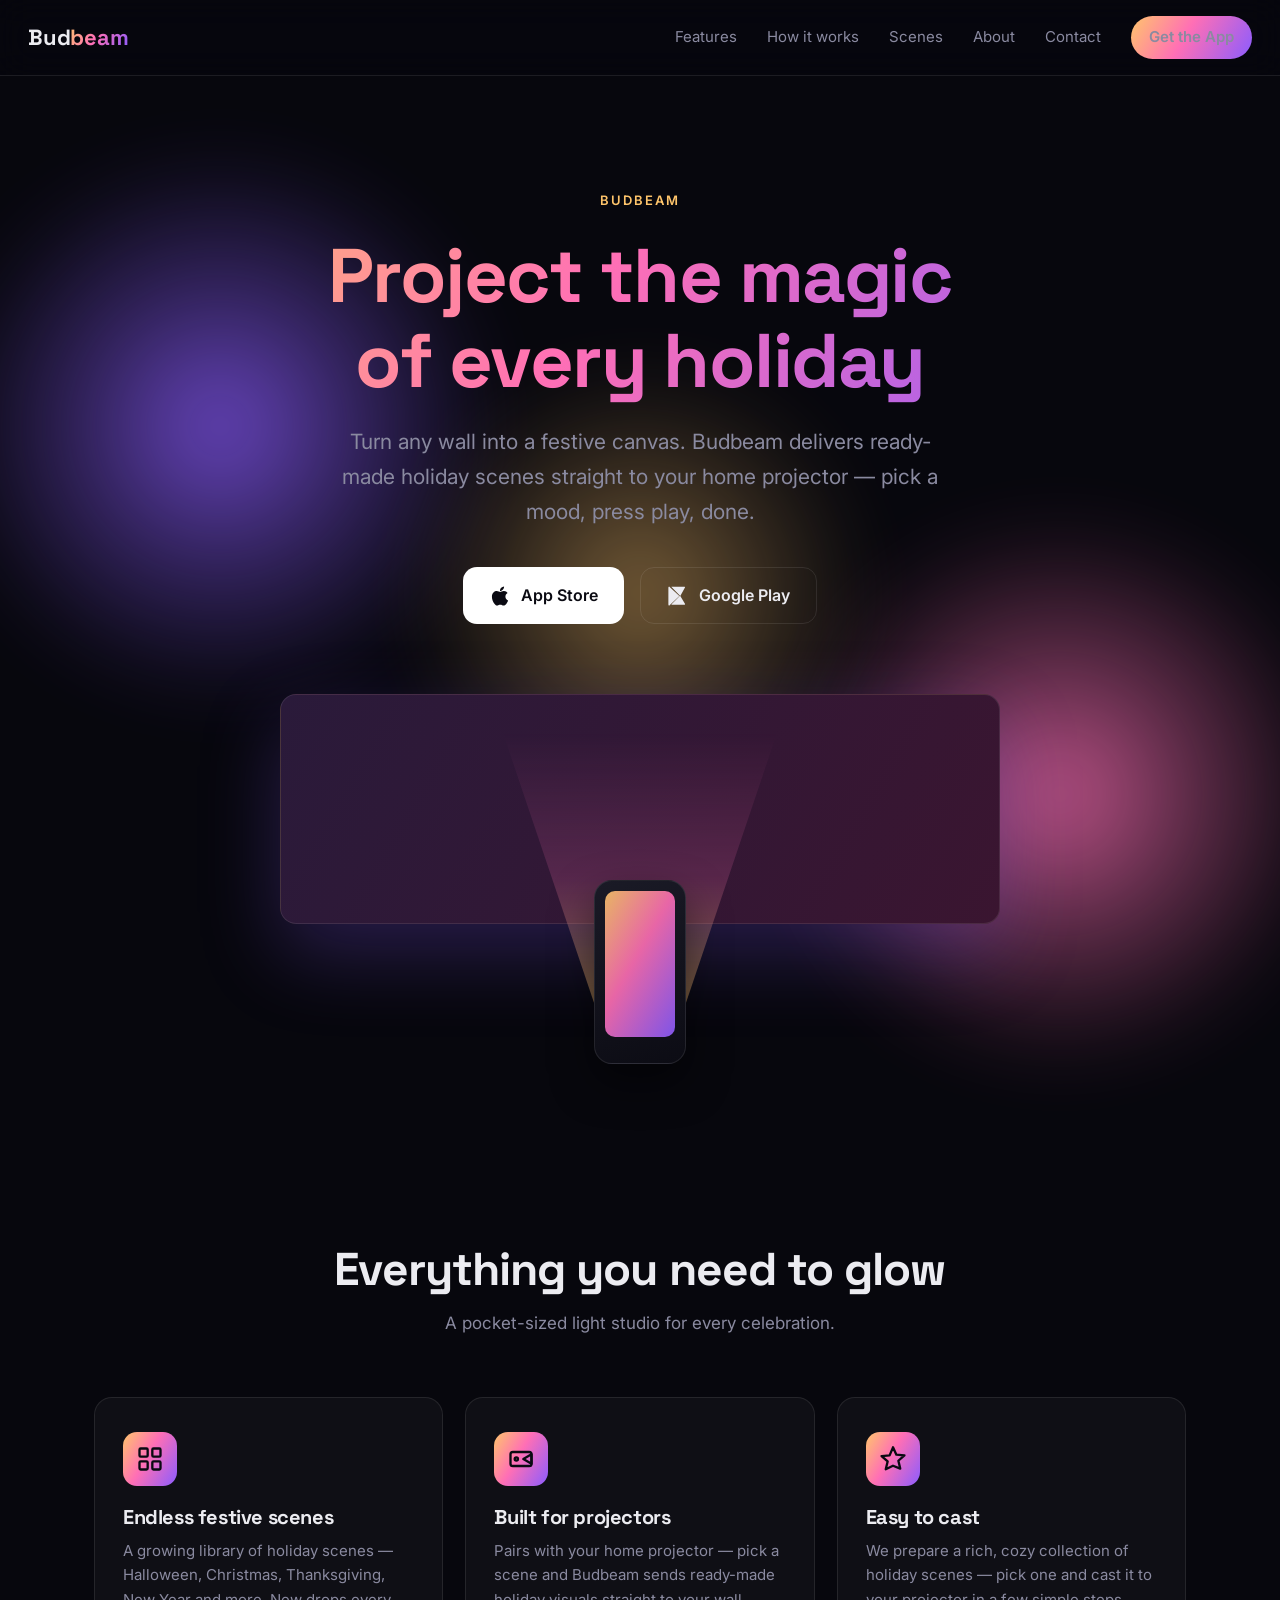
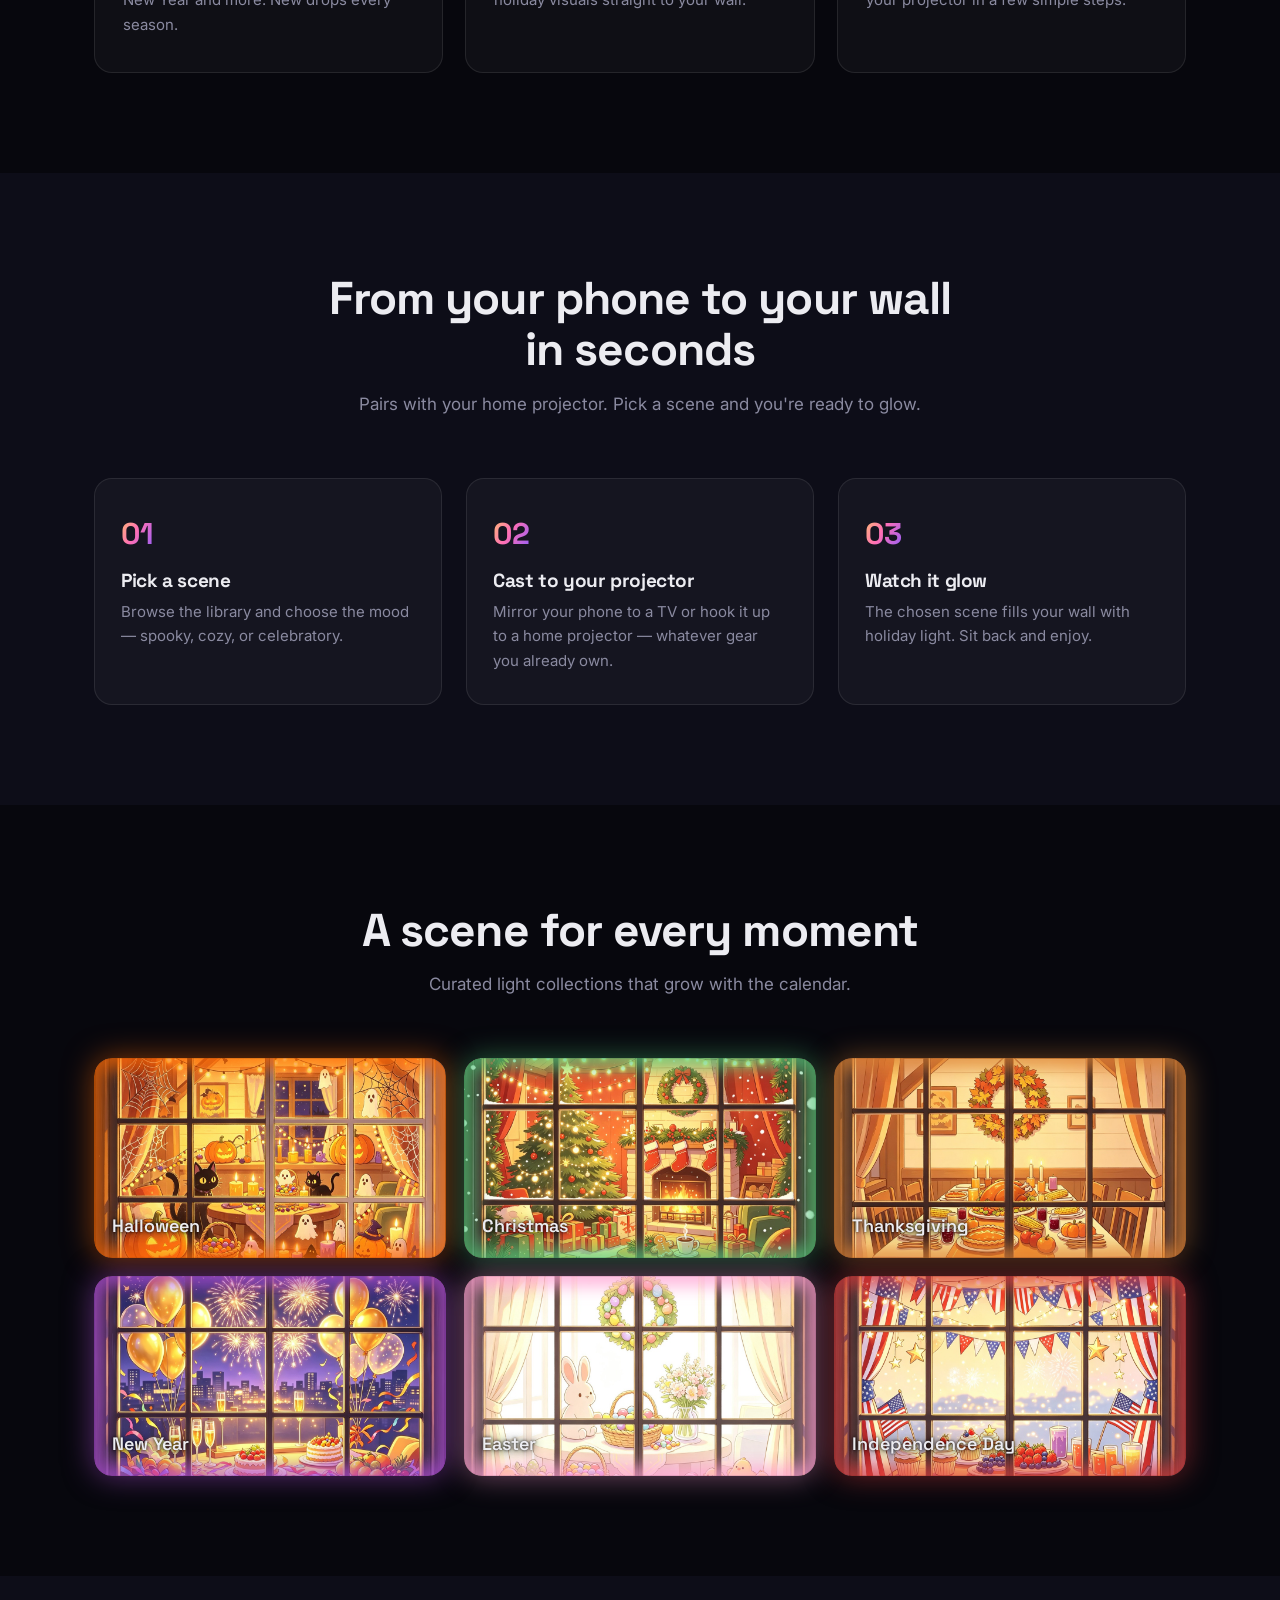
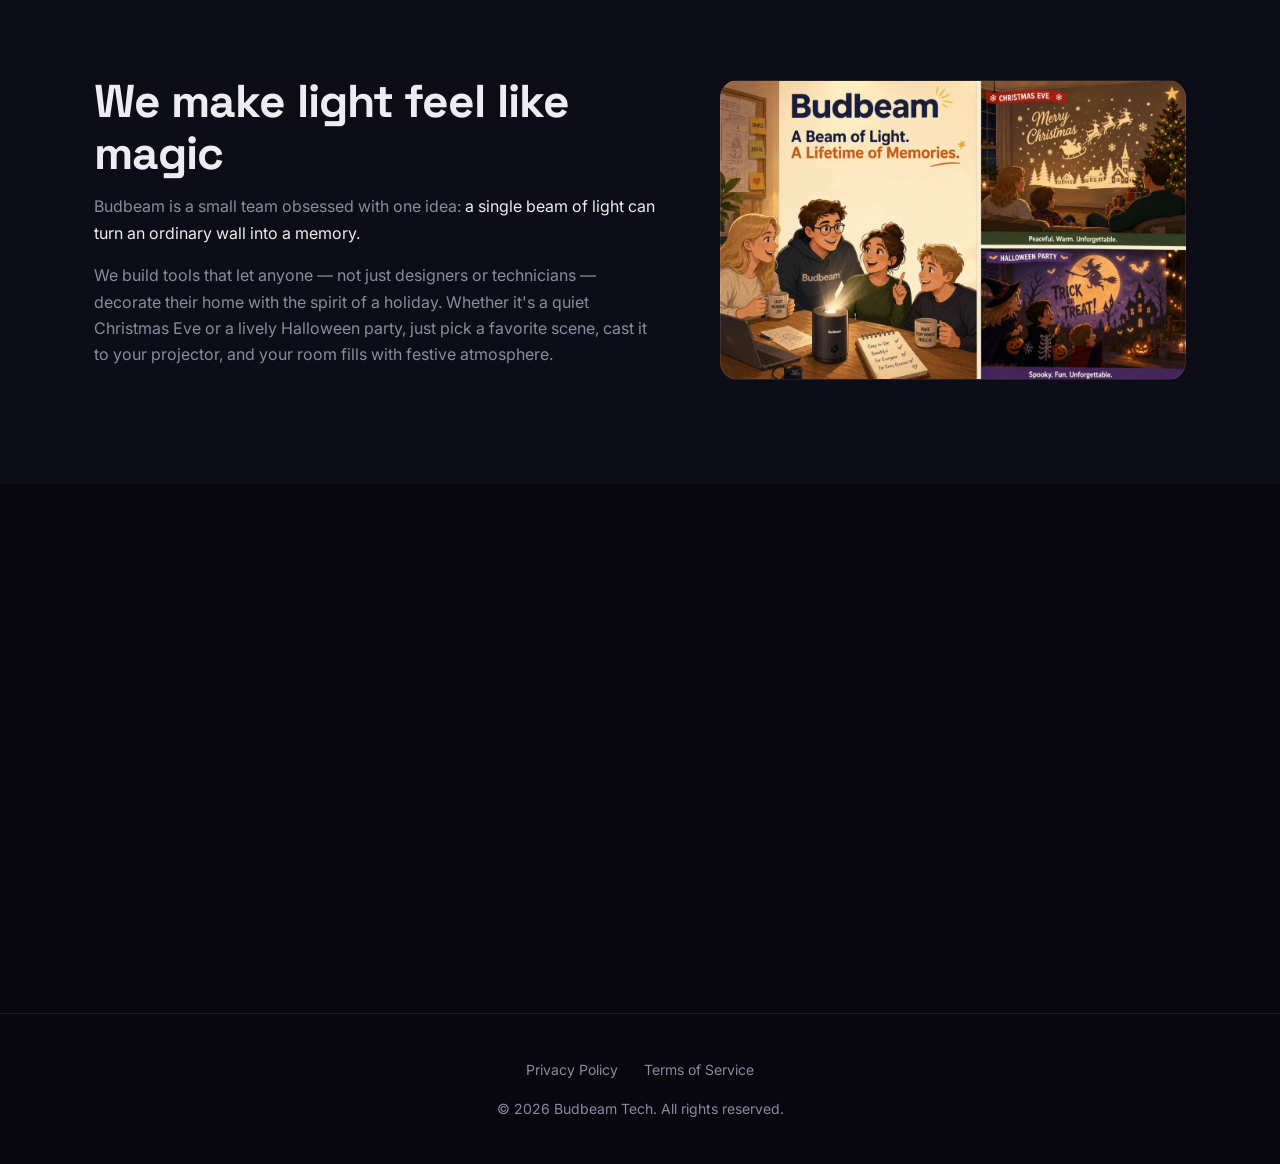
<file: index.html>
<!DOCTYPE html>
<html lang="en">
<head>
  <meta charset="UTF-8" />
  <meta name="viewport" content="width=device-width, initial-scale=1.0" />
  <title>Budbeam — Project the magic of every holiday</title>
  <meta name="description" content="Budbeam pairs with your home projector to turn any wall into a festive canvas. Browse curated scenes for Halloween, Christmas, Thanksgiving and more." />
  <link rel="preconnect" href="https://fonts.googleapis.com" />
  <link rel="preconnect" href="https://fonts.gstatic.com" crossorigin />
  <link href="https://fonts.googleapis.com/css2?family=Inter:wght@400;500;600&family=Space+Grotesk:wght@500;600;700&display=swap" rel="stylesheet" />
  <link rel="stylesheet" href="style.css?v=4" />
</head>
<body>

  <!-- ============ 导航 ============ -->
  <nav class="nav">
    <div class="nav__logo">Bud<span>beam</span></div>
    <div class="nav__links">
      <a href="#features">Features</a>
      <a href="#how">How it works</a>
      <a href="#scenes">Scenes</a>
      <a href="#about">About</a>
      <a href="#contact">Contact</a>
      <a class="nav__cta" href="#" id="getApp">Get the App</a>
    </div>
  </nav>

  <!-- ============ Hero ============ -->
  <header class="hero">
    <div class="hero__bg">
      <div class="hero__orb a"></div>
      <div class="hero__orb b"></div>
      <div class="hero__orb c"></div>
    </div>
    <div class="container">
      <span class="hero__eyebrow">Budbeam</span>
      <h1 class="hero__title">Project the magic<br />of every holiday</h1>
      <p class="hero__sub">
        Turn any wall into a festive canvas. Budbeam delivers ready-made
        holiday scenes straight to your home projector — pick a mood, press play, done.
      </p>
      <div class="hero__actions">
        <!-- TODO: 替换为真实 App Store / Google Play 链接 -->
        <a class="btn btn--light" href="#" aria-label="Download on the App Store">
          <svg viewBox="0 0 384 512" fill="currentColor"><path d="M318.7 268.7c-.2-36.7 16.4-64.4 50-84.8-18.8-26.9-47.2-41.7-84.7-44.6-35.5-2.8-74.3 20.7-88.5 20.7-15 0-49.4-19.7-76.4-19.7C63.3 141.2 4 184.8 4 273.5q0 39.3 14.4 81.2c12.8 36.7 59 126.7 107.2 125.2 25.2-.6 43-17.9 75.8-17.9 31.8 0 48.3 17.9 76.4 17.9 48.6-.7 90.4-82.5 102.6-119.3-65.2-30.7-61.7-90-61.7-91.9zm-56.6-164.2c27.3-32.4 24.8-61.9 24-72.5-24.1 1.4-52 16.4-67.9 34.9-17.5 19.8-27.8 44.3-25.6 71.9 26.1 2 49.9-11.4 69.5-34.3z"/></svg>
          App Store
        </a>
        <a class="btn btn--ghost" href="#" aria-label="Get it on Google Play">
          <svg viewBox="0 0 512 512" fill="currentColor"><path d="M48 32l240 224L48 480c-8-4-16-12-16-24V56c0-12 8-20 16-24zm261 224L99 42c4-2 9-3 14-3h296c8 0 13 7 12 14L309 256l112 189c1 7-4 14-12 14H113c-5 0-10-1-14-3l210-214z"/></svg>
          Google Play
        </a>
      </div>

      <!-- 视觉：手机投射光束到墙面 -->
      <div class="stage" aria-hidden="true">
        <div class="stage__wall"></div>
        <div class="stage__beam"></div>
        <div class="stage__phone"></div>
      </div>
    </div>
  </header>

  <!-- ============ Features ============ -->
  <section class="section" id="features">
    <div class="container">
      <div class="section__head reveal">
        <h2 class="section__title">Everything you need to glow</h2>
        <p class="section__lead">A pocket-sized light studio for every celebration.</p>
      </div>
      <div class="features">
        <div class="card reveal">
          <div class="card__icon">
            <svg viewBox="0 0 24 24" fill="none" stroke="currentColor" stroke-width="2" stroke-linecap="round" stroke-linejoin="round"><rect x="3" y="3" width="7" height="7" rx="1"/><rect x="14" y="3" width="7" height="7" rx="1"/><rect x="14" y="14" width="7" height="7" rx="1"/><rect x="3" y="14" width="7" height="7" rx="1"/></svg>
          </div>
          <h3>Endless festive scenes</h3>
          <p>A growing library of holiday scenes — Halloween, Christmas, Thanksgiving, New Year and more. New drops every season.</p>
        </div>
        <div class="card reveal">
          <div class="card__icon">
            <svg viewBox="0 0 24 24" fill="none" stroke="currentColor" stroke-width="2" stroke-linecap="round" stroke-linejoin="round"><rect x="3" y="6" width="18" height="12" rx="2"/><circle cx="8" cy="12" r="1.4"/><path d="M14 12l7-4v8z"/></svg>
          </div>
          <h3>Built for projectors</h3>
          <p>Pairs with your home projector — pick a scene and Budbeam sends ready-made holiday visuals straight to your wall.</p>
        </div>
        <div class="card reveal">
          <div class="card__icon">
            <svg viewBox="0 0 24 24" fill="none" stroke="currentColor" stroke-width="2" stroke-linecap="round" stroke-linejoin="round"><path d="M12 2l2.9 6.3 6.9.6-5.2 4.6 1.6 6.7L12 17.8 5.8 20.8l1.6-6.7L2.2 9.5l6.9-.6z"/></svg>
          </div>
          <h3>Easy to cast</h3>
          <p>We prepare a rich, cozy collection of holiday scenes — pick one and cast it to your projector in a few simple steps.</p>
        </div>
      </div>
    </div>
  </section>

  <!-- ============ How it works ============ -->
  <section class="section" id="how" style="background: var(--bg-2);">
    <div class="container">
      <div class="section__head reveal">
        <h2 class="section__title">From your phone to your wall in seconds</h2>
        <p class="section__lead">Pairs with your home projector. Pick a scene and you're ready to glow.</p>
      </div>
      <div class="steps">
        <div class="step reveal">
          <h3>Pick a scene</h3>
          <p>Browse the library and choose the mood — spooky, cozy, or celebratory.</p>
        </div>
        <div class="step reveal">
          <h3>Cast to your projector</h3>
          <p>Mirror your phone to a TV or hook it up to a home projector — whatever gear you already own.</p>
        </div>
        <div class="step reveal">
          <h3>Watch it glow</h3>
          <p>The chosen scene fills your wall with holiday light. Sit back and enjoy.</p>
        </div>
      </div>
    </div>
  </section>

  <!-- ============ Showcase ============ -->
  <section class="section" id="scenes">
    <div class="container">
      <div class="section__head reveal">
        <h2 class="section__title">A scene for every moment</h2>
        <p class="section__lead">Curated light collections that grow with the calendar.</p>
      </div>
      <div class="gallery">
        <div class="scene scene--halloween reveal"><h4>Halloween</h4></div>
        <div class="scene scene--xmas reveal"><h4>Christmas</h4></div>
        <div class="scene scene--thanks reveal"><h4>Thanksgiving</h4></div>
        <div class="scene scene--newyear reveal"><h4>New Year</h4></div>
        <div class="scene scene--easter reveal"><h4>Easter</h4></div>
        <div class="scene scene--july4 reveal"><h4>Independence Day</h4></div>
      </div>
    </div>
  </section>

  <!-- ============ About ============ -->
  <section class="section about" id="about">
    <div class="container">
      <div class="about__grid">
        <div class="about__text reveal">
          <h2 class="section__title" style="text-align:left">We make light feel like magic</h2>
          <p>
            Budbeam is a small team obsessed with one idea: <span class="hl">a single beam of light can turn an ordinary wall into a memory.</span>
          </p>
          <p>
            We build tools that let anyone — not just designers or technicians — decorate their
            home with the spirit of a holiday. Whether it's a quiet Christmas Eve or a lively
            Halloween party, just pick a favorite scene, cast it to your projector, and your room
            fills with festive atmosphere.
          </p>
        </div>
        <div class="about__panel reveal" role="img" aria-label="Festive light projection"></div>
      </div>
    </div>
  </section>

  <!-- ============ Contact ============ -->
  <section class="section" id="contact">
    <div class="container">
      <div class="section__head reveal">
        <h2 class="section__title">Get in touch</h2>
        <p class="section__lead">Questions, partnerships, or press — we read every message.</p>
      </div>
      <div class="contact__card reveal">
        <div class="contact__row">
          <svg viewBox="0 0 24 24" fill="none" stroke="currentColor" stroke-width="2" stroke-linecap="round" stroke-linejoin="round"><rect x="2" y="4" width="20" height="16" rx="2"/><path d="m2 6 10 7L22 6"/></svg>
          <div>
            <div class="label">Email</div>
            <div class="value"><a href="mailto:support@budbeam.top">support@budbeam.top</a></div>
          </div>
        </div>
      </div>
    </div>
  </section>

  <!-- ============ Footer ============ -->
  <footer class="footer">
    <div class="footer__links">
      <a href="privacy.html">Privacy Policy</a>
      <a href="terms.html">Terms of Service</a>
    </div>
    <div>© 2026 Budbeam Tech. All rights reserved.</div>
  </footer>

  <script>
    // 滚动渐显（轻量，无依赖）
    const io = new IntersectionObserver((entries) => {
      entries.forEach((e) => { if (e.isIntersecting) { e.target.classList.add("in"); io.unobserve(e.target); } });
    }, { threshold: 0.15 });
    document.querySelectorAll(".reveal").forEach((el) => io.observe(el));
  </script>
</body>
</html>
</file>
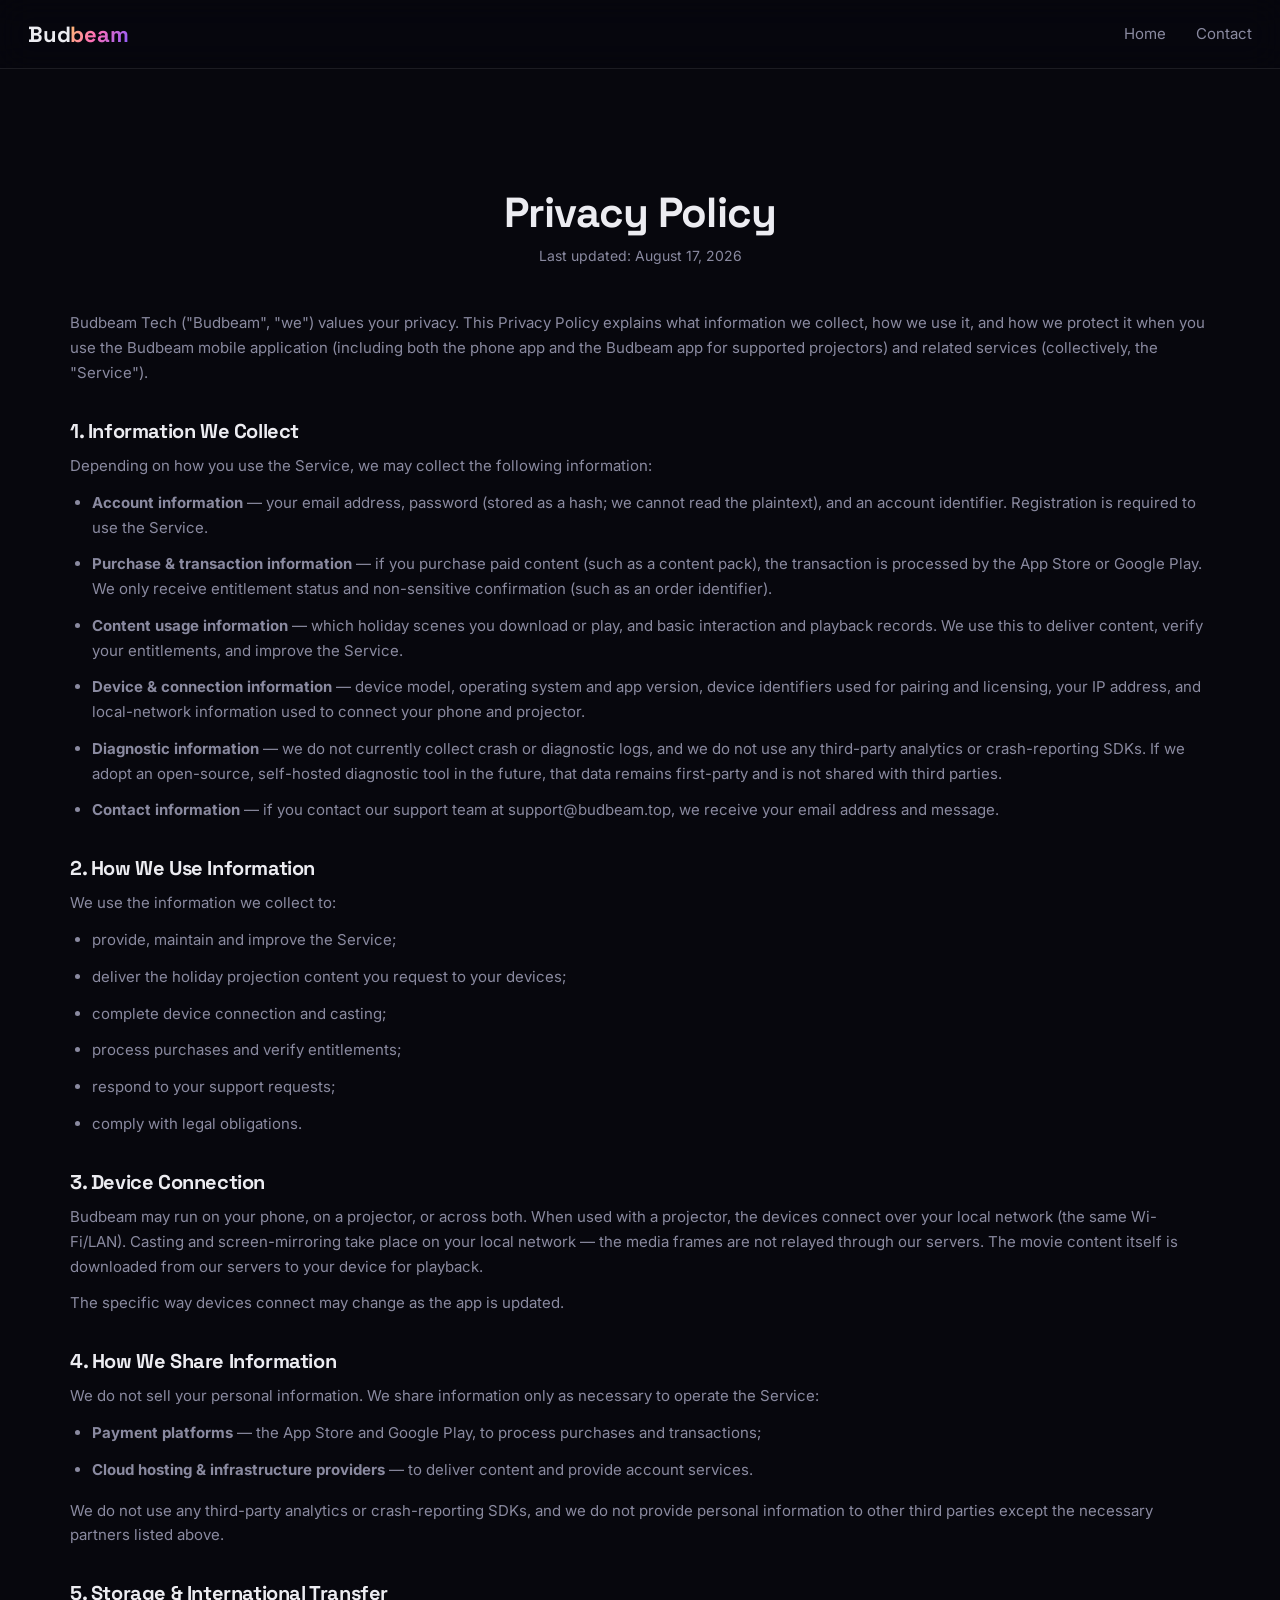
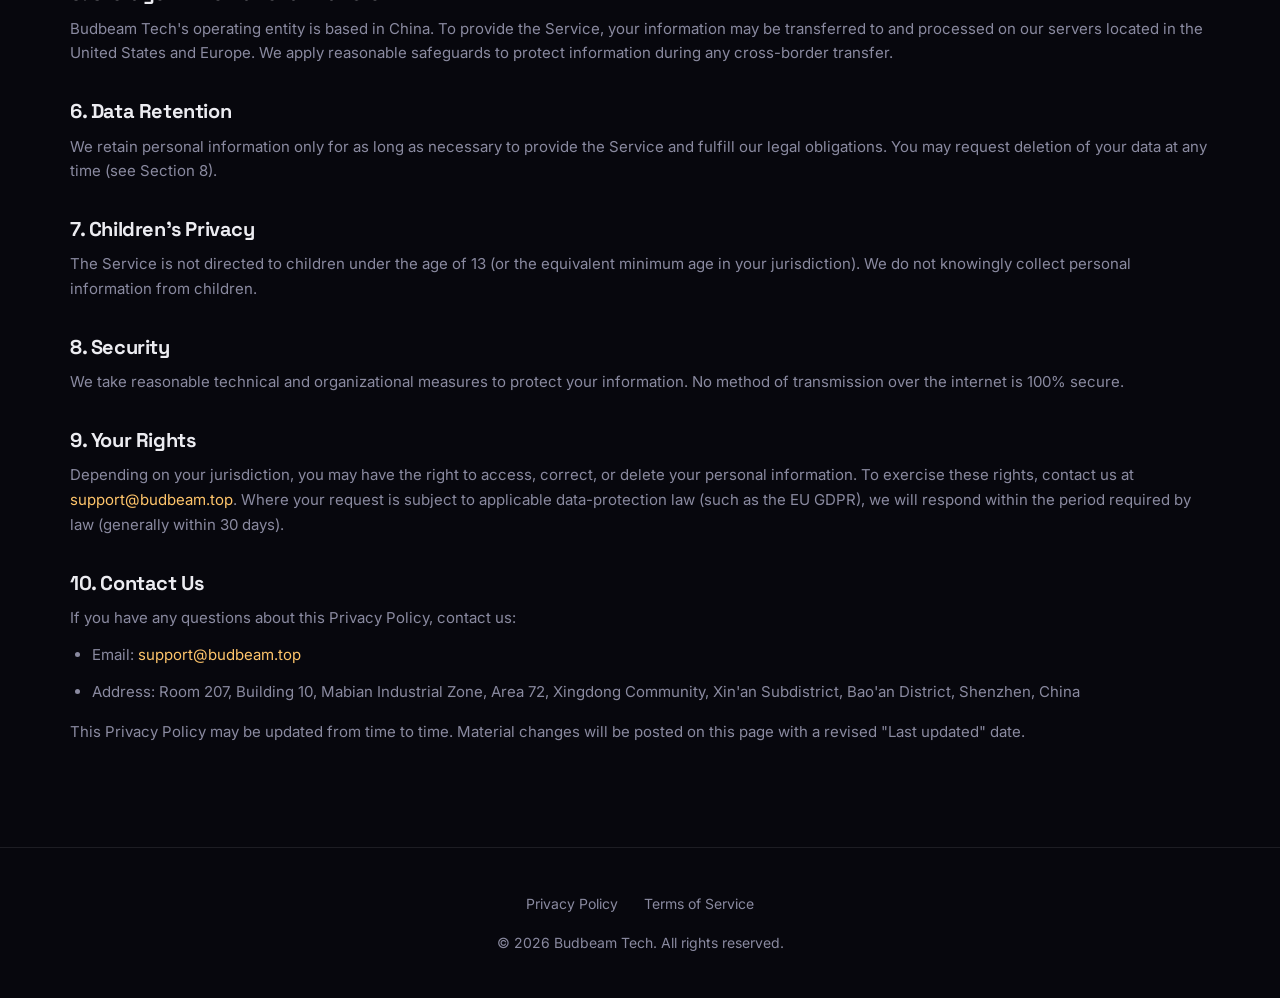
<file: privacy.html>
<!DOCTYPE html>
<html lang="en">
<head>
  <meta charset="UTF-8" />
  <meta name="viewport" content="width=device-width, initial-scale=1.0" />
  <title>Privacy Policy — Budbeam</title>
  <meta name="description" content="How Budbeam collects, uses and protects your information." />
  <link rel="preconnect" href="https://fonts.googleapis.com" />
  <link rel="preconnect" href="https://fonts.gstatic.com" crossorigin />
  <link href="https://fonts.googleapis.com/css2?family=Inter:wght@400;500;600&family=Space+Grotesk:wght@500;600;700&display=swap" rel="stylesheet" />
  <link rel="stylesheet" href="style.css" />
</head>
<body>

  <nav class="nav">
    <div class="nav__logo">Bud<span>beam</span></div>
    <div class="nav__links">
      <a href="index.html">Home</a>
      <a href="index.html#contact">Contact</a>
    </div>
  </nav>

  <main class="legal container">
    <h1>Privacy Policy</h1>
    <p class="updated">Last updated: August 17, 2026</p>

    <p>
      Budbeam Tech ("Budbeam", "we") values your privacy. This Privacy Policy explains what
      information we collect, how we use it, and how we protect it when you use the Budbeam mobile
      application (including both the phone app and the Budbeam app for supported projectors) and
      related services (collectively, the "Service").
    </p>

    <h2>1. Information We Collect</h2>
    <p>Depending on how you use the Service, we may collect the following information:</p>
    <ul>
      <li><strong>Account information</strong> — your email address, password (stored as a hash; we cannot read the plaintext), and an account identifier. Registration is required to use the Service.</li>
      <li><strong>Purchase &amp; transaction information</strong> — if you purchase paid content (such as a content pack), the transaction is processed by the App Store or Google Play. We only receive entitlement status and non-sensitive confirmation (such as an order identifier).</li>
      <li><strong>Content usage information</strong> — which holiday scenes you download or play, and basic interaction and playback records. We use this to deliver content, verify your entitlements, and improve the Service.</li>
      <li><strong>Device &amp; connection information</strong> — device model, operating system and app version, device identifiers used for pairing and licensing, your IP address, and local-network information used to connect your phone and projector.</li>
      <li><strong>Diagnostic information</strong> — we do not currently collect crash or diagnostic logs, and we do not use any third-party analytics or crash-reporting SDKs. If we adopt an open-source, self-hosted diagnostic tool in the future, that data remains first-party and is not shared with third parties.</li>
      <li><strong>Contact information</strong> — if you contact our support team at support@budbeam.top, we receive your email address and message.</li>
    </ul>

    <h2>2. How We Use Information</h2>
    <p>We use the information we collect to:</p>
    <ul>
      <li>provide, maintain and improve the Service;</li>
      <li>deliver the holiday projection content you request to your devices;</li>
      <li>complete device connection and casting;</li>
      <li>process purchases and verify entitlements;</li>
      <li>respond to your support requests;</li>
      <li>comply with legal obligations.</li>
    </ul>

    <h2>3. Device Connection</h2>
    <p>
      Budbeam may run on your phone, on a projector, or across both. When used with a projector, the
      devices connect over your local network (the same Wi-Fi/LAN). Casting and screen-mirroring take
      place on your local network — the media frames are not relayed through our servers. The movie
      content itself is downloaded from our servers to your device for playback.
    </p>
    <p>
      The specific way devices connect may change as the app is updated.
    </p>

    <h2>4. How We Share Information</h2>
    <p>
      We do not sell your personal information. We share information only as necessary to operate the
      Service:
    </p>
    <ul>
      <li><strong>Payment platforms</strong> — the App Store and Google Play, to process purchases and transactions;</li>
      <li><strong>Cloud hosting &amp; infrastructure providers</strong> — to deliver content and provide account services.</li>
    </ul>
    <p>
      We do not use any third-party analytics or crash-reporting SDKs, and we do not provide personal
      information to other third parties except the necessary partners listed above.
    </p>

    <h2>5. Storage &amp; International Transfer</h2>
    <p>
      Budbeam Tech's operating entity is based in China. To provide the Service, your information may
      be transferred to and processed on our servers located in the United States and Europe. We apply
      reasonable safeguards to protect information during any cross-border transfer.
    </p>

    <h2>6. Data Retention</h2>
    <p>
      We retain personal information only for as long as necessary to provide the Service and fulfill
      our legal obligations. You may request deletion of your data at any time (see Section 8).
    </p>

    <h2>7. Children's Privacy</h2>
    <p>
      The Service is not directed to children under the age of 13 (or the equivalent minimum age in
      your jurisdiction). We do not knowingly collect personal information from children.
    </p>

    <h2>8. Security</h2>
    <p>
      We take reasonable technical and organizational measures to protect your information. No method
      of transmission over the internet is 100% secure.
    </p>

    <h2>9. Your Rights</h2>
    <p>
      Depending on your jurisdiction, you may have the right to access, correct, or delete your
      personal information. To exercise these rights, contact us at
      <a href="mailto:support@budbeam.top">support@budbeam.top</a>. Where your request is subject to
      applicable data-protection law (such as the EU GDPR), we will respond within the period required
      by law (generally within 30 days).
    </p>

    <h2>10. Contact Us</h2>
    <p>If you have any questions about this Privacy Policy, contact us:</p>
    <ul>
      <li>Email: <a href="mailto:support@budbeam.top">support@budbeam.top</a></li>
      <li>Address: Room 207, Building 10, Mabian Industrial Zone, Area 72, Xingdong Community, Xin'an Subdistrict, Bao'an District, Shenzhen, China</li>
    </ul>

    <p>
      This Privacy Policy may be updated from time to time. Material changes will be posted on this
      page with a revised "Last updated" date.
    </p>
  </main>

  <footer class="footer">
    <div class="footer__links">
      <a href="privacy.html">Privacy Policy</a>
      <a href="terms.html">Terms of Service</a>
    </div>
    <div>© 2026 Budbeam Tech. All rights reserved.</div>
  </footer>

</body>
</html>
</file>
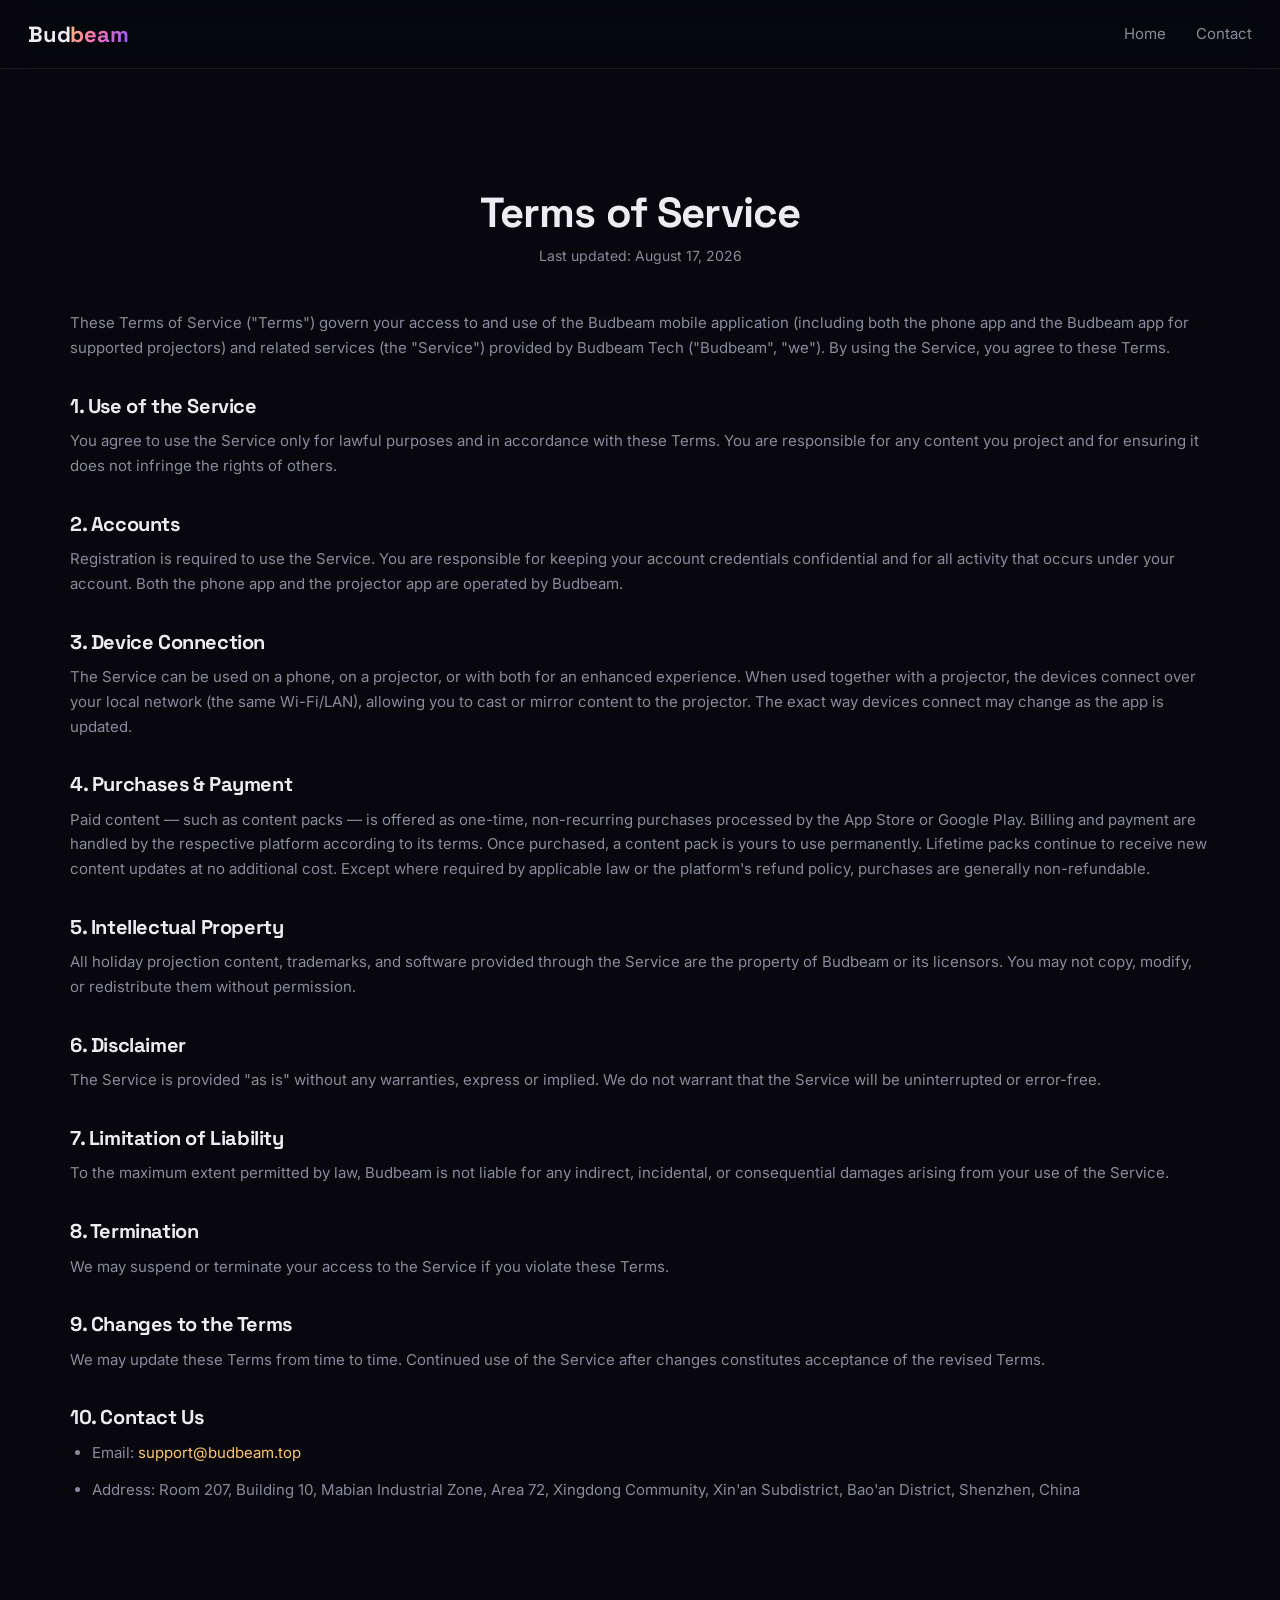
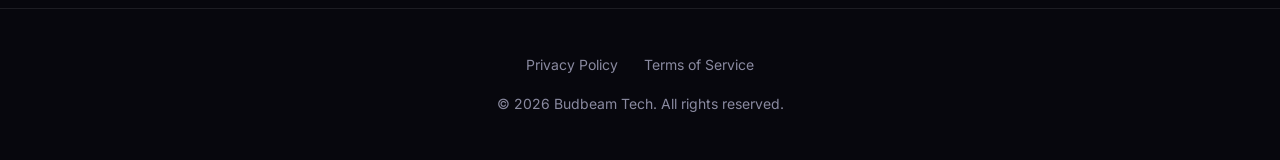
<file: terms.html>
<!DOCTYPE html>
<html lang="en">
<head>
  <meta charset="UTF-8" />
  <meta name="viewport" content="width=device-width, initial-scale=1.0" />
  <title>Terms of Service — Budbeam</title>
  <meta name="description" content="Budbeam Terms of Service." />
  <link rel="preconnect" href="https://fonts.googleapis.com" />
  <link rel="preconnect" href="https://fonts.gstatic.com" crossorigin />
  <link href="https://fonts.googleapis.com/css2?family=Inter:wght@400;500;600&family=Space+Grotesk:wght@500;600;700&display=swap" rel="stylesheet" />
  <link rel="stylesheet" href="style.css" />
</head>
<body>

  <nav class="nav">
    <div class="nav__logo">Bud<span>beam</span></div>
    <div class="nav__links">
      <a href="index.html">Home</a>
      <a href="index.html#contact">Contact</a>
    </div>
  </nav>

  <main class="legal container">
    <h1>Terms of Service</h1>
    <p class="updated">Last updated: August 17, 2026</p>

    <p>
      These Terms of Service ("Terms") govern your access to and use of the Budbeam mobile
      application (including both the phone app and the Budbeam app for supported projectors) and
      related services (the "Service") provided by Budbeam Tech ("Budbeam", "we"). By using the
      Service, you agree to these Terms.
    </p>

    <h2>1. Use of the Service</h2>
    <p>
      You agree to use the Service only for lawful purposes and in accordance with these Terms. You
      are responsible for any content you project and for ensuring it does not infringe the rights of
      others.
    </p>

    <h2>2. Accounts</h2>
    <p>
      Registration is required to use the Service. You are responsible for keeping your account
      credentials confidential and for all activity that occurs under your account. Both the phone app
      and the projector app are operated by Budbeam.
    </p>

    <h2>3. Device Connection</h2>
    <p>
      The Service can be used on a phone, on a projector, or with both for an enhanced experience. When
      used together with a projector, the devices connect over your local network (the same Wi-Fi/LAN),
      allowing you to cast or mirror content to the projector. The exact way devices connect may change
      as the app is updated.
    </p>

    <h2>4. Purchases &amp; Payment</h2>
    <p>
      Paid content — such as content packs — is offered as one-time, non-recurring purchases processed
      by the App Store or Google Play. Billing and payment are handled by the respective platform
      according to its terms. Once purchased, a content pack is yours to use permanently. Lifetime packs
      continue to receive new content updates at no additional cost. Except where required by applicable
      law or the platform's refund policy, purchases are generally non-refundable.
    </p>

    <h2>5. Intellectual Property</h2>
    <p>
      All holiday projection content, trademarks, and software provided through the Service are the
      property of Budbeam or its licensors. You may not copy, modify, or redistribute them without
      permission.
    </p>

    <h2>6. Disclaimer</h2>
    <p>
      The Service is provided "as is" without any warranties, express or implied. We do not warrant
      that the Service will be uninterrupted or error-free.
    </p>

    <h2>7. Limitation of Liability</h2>
    <p>
      To the maximum extent permitted by law, Budbeam is not liable for any indirect, incidental, or
      consequential damages arising from your use of the Service.
    </p>

    <h2>8. Termination</h2>
    <p>
      We may suspend or terminate your access to the Service if you violate these Terms.
    </p>

    <h2>9. Changes to the Terms</h2>
    <p>
      We may update these Terms from time to time. Continued use of the Service after changes
      constitutes acceptance of the revised Terms.
    </p>

    <h2>10. Contact Us</h2>
    <ul>
      <li>Email: <a href="mailto:support@budbeam.top">support@budbeam.top</a></li>
      <li>Address: Room 207, Building 10, Mabian Industrial Zone, Area 72, Xingdong Community, Xin'an Subdistrict, Bao'an District, Shenzhen, China</li>
    </ul>
  </main>

  <footer class="footer">
    <div class="footer__links">
      <a href="privacy.html">Privacy Policy</a>
      <a href="terms.html">Terms of Service</a>
    </div>
    <div>© 2026 Budbeam Tech. All rights reserved.</div>
  </footer>

</body>
</html>
</file>
<file: style.css>
/* ============================================================
   Budbeam — 光芽 官网样式
   设计方向（自主理解）：暗室中透出的节日光束。
   深黑底 + 暖金→品红→紫的"光晕"渐变，带轻微动效。
   所有 [占位符] / TODO 均为需替换内容，改 HTML 即可。
   ============================================================ */

:root {
  --bg: #07070d;
  --bg-2: #0d0d18;
  --surface: rgba(255, 255, 255, 0.035);
  --surface-2: rgba(255, 255, 255, 0.06);
  --border: rgba(255, 255, 255, 0.09);
  --text: #ECECF1;
  --muted: #8A8AA0;
  --gold: #FFC56B;
  --pink: #FF6FB5;
  --violet: #8B5CFF;
  --beam: linear-gradient(120deg, #FFC56B 0%, #FF6FB5 45%, #8B5CFF 100%);
  --radius: 18px;
  --max: 1140px;
}

* { margin: 0; padding: 0; box-sizing: border-box; }
html { scroll-behavior: smooth; }
body {
  font-family: "Inter", -apple-system, BlinkMacSystemFont, "Segoe UI", "PingFang SC", "Microsoft YaHei", sans-serif;
  background: var(--bg);
  color: var(--text);
  line-height: 1.65;
  overflow-x: hidden;
  -webkit-font-smoothing: antialiased;
}
.container { max-width: var(--max); margin: 0 auto; padding: 0 24px; }
h1, h2, h3 { font-family: "Space Grotesk", "Inter", sans-serif; line-height: 1.12; letter-spacing: -0.02em; }
a { color: inherit; }

/* ---------- 导航 ---------- */
.nav {
  position: sticky; top: 0; z-index: 100;
  display: flex; align-items: center; justify-content: space-between;
  padding: 16px 28px;
  background: rgba(7, 7, 13, 0.55);
  backdrop-filter: blur(16px) saturate(140%);
  -webkit-backdrop-filter: blur(16px) saturate(140%);
  border-bottom: 1px solid var(--border);
}
.nav__logo { font-family: "Space Grotesk", sans-serif; font-size: 22px; font-weight: 700; letter-spacing: -0.01em; }
.nav__logo span { background: var(--beam); -webkit-background-clip: text; background-clip: text; color: transparent; }
.nav__links { display: flex; align-items: center; gap: 30px; }
.nav__links a { color: var(--muted); text-decoration: none; font-size: 15px; transition: color .2s; }
.nav__links a:hover { color: var(--text); }
.nav__cta {
  padding: 9px 18px; border-radius: 999px; font-size: 14px; font-weight: 600;
  background: var(--beam); color: #0a0a12; text-decoration: none; transition: transform .2s, box-shadow .2s;
}
.nav__cta:hover { transform: translateY(-1px); box-shadow: 0 8px 24px rgba(139, 92, 255, .35); }

/* ---------- 按钮通用 ---------- */
.btn {
  display: inline-flex; align-items: center; gap: 10px;
  padding: 14px 26px; border-radius: 14px; font-weight: 600; font-size: 16px;
  text-decoration: none; transition: transform .2s, box-shadow .2s; cursor: pointer; border: none;
}
.btn--light { background: #fff; color: #0a0a12; }
.btn--light:hover { transform: translateY(-2px); box-shadow: 0 12px 32px rgba(255, 207, 107, .3); }
.btn--ghost { background: transparent; color: var(--text); border: 1px solid var(--border); }
.btn--ghost:hover { border-color: var(--gold); transform: translateY(-2px); }
.btn svg { width: 22px; height: 22px; }

/* ---------- Hero ---------- */
.hero { position: relative; padding: 110px 24px 90px; overflow: hidden; text-align: center; }
/* 光球：div 完全在 hero 内，背景天然 alpha 渐变；不依赖 mask / overflow 裁切 */
.hero__bg { position: absolute; inset: 0; z-index: 0; pointer-events: none; overflow: hidden; }
.hero__orb {
  position: absolute; border-radius: 50%;
  filter: blur(40px);
  opacity: .9;
}
/* 紫色光球：左上，完全在 hero 内 */
.hero__orb.a {
  width: 600px; height: 600px;
  top: 50px; left: -80px;
  background: radial-gradient(circle, rgba(139,92,255,.85) 0%, rgba(139,92,255,.4) 30%, rgba(139,92,255,0) 65%);
  animation: drift 18s ease-in-out infinite;
}
/* 粉色光球：右下，完全在 hero 内 */
.hero__orb.b {
  width: 600px; height: 600px;
  bottom: 50px; right: -80px;
  background: radial-gradient(circle, rgba(255,111,181,.85) 0%, rgba(255,111,181,.4) 30%, rgba(255,111,181,0) 65%);
  animation: drift 22s ease-in-out infinite reverse;
}
/* 金色光球：中上，完全在 hero 内 */
.hero__orb.c {
  width: 500px; height: 500px;
  top: 25%; left: 50%; margin-left: -250px;
  background: radial-gradient(circle, rgba(255,197,107,.55) 0%, rgba(255,197,107,.25) 30%, rgba(255,197,107,0) 65%);
  animation: drift 26s ease-in-out infinite;
}
@keyframes drift {
  0%, 100% { transform: translate(0, 0) scale(1); }
  50% { transform: translate(30px, -40px) scale(1.08); }
}
.hero > .container { position: relative; z-index: 1; }
.hero__eyebrow {
  display: inline-block; font-size: 13px; letter-spacing: 2px; text-transform: uppercase;
  color: var(--gold); margin-bottom: 22px; font-weight: 600;
}
.hero__title {
  font-size: clamp(38px, 7vw, 76px); font-weight: 700; margin-bottom: 22px;
  background: var(--beam); -webkit-background-clip: text; background-clip: text; color: transparent;
}
.hero__sub {
  font-size: clamp(16px, 2.3vw, 21px); color: var(--muted); max-width: 620px; margin: 0 auto 38px;
}
.hero__actions { display: flex; gap: 16px; justify-content: center; flex-wrap: wrap; }

/* ---- Hero 视觉：设备投射光束到墙面 ---- */
.stage { position: relative; max-width: 720px; margin: 70px auto 0; height: 360px; }
.stage__wall {
  position: absolute; top: 0; left: 50%; transform: translateX(-50%);
  width: 100%; height: 230px; border-radius: 16px; overflow: hidden;
  border: 1px solid var(--border);
  background: linear-gradient(120deg, #2a1a3a, #3a1530, #4a2a12, #2a1a3a);
  background-size: 300% 300%; animation: wallShift 12s ease infinite;
  box-shadow: 0 30px 80px rgba(139, 92, 255, .25);
}
@keyframes wallShift { 0%, 100% { background-position: 0% 50%; } 50% { background-position: 100% 50%; } }
.stage__beam {
  position: absolute; bottom: 0; left: 50%; transform: translateX(-50%);
  width: 360px; height: 320px;
  background: linear-gradient(to top, rgba(255, 207, 107, .55), rgba(255, 111, 181, .18) 55%, transparent);
  clip-path: polygon(42% 100%, 58% 100%, 88% 0, 12% 0);
  filter: blur(6px); animation: beamPulse 4s ease-in-out infinite;
}
@keyframes beamPulse { 0%, 100% { opacity: .75; } 50% { opacity: 1; } }
.stage__phone {
  position: absolute; bottom: -10px; left: 50%; transform: translateX(-50%);
  width: 92px; height: 184px; border-radius: 18px;
  background: linear-gradient(160deg, #1a1a26, #0c0c14);
  border: 1px solid var(--border); box-shadow: 0 18px 40px rgba(0,0,0,.5);
  animation: floatY 5s ease-in-out infinite;
}
.stage__phone::after {
  content: ""; position: absolute; inset: 10px 10px 26px; border-radius: 10px;
  background: var(--beam); opacity: .9;
}
@keyframes floatY { 0%, 100% { transform: translateX(-50%) translateY(0); } 50% { transform: translateX(-50%) translateY(-8px); } }

/* ---------- 通用区块 ---------- */
.section { padding: 100px 0; }
.section__head { text-align: center; max-width: 640px; margin: 0 auto 60px; }
.section__title { font-size: clamp(28px, 4.5vw, 46px); font-weight: 700; margin-bottom: 14px; }
.section__lead { color: var(--muted); font-size: 17px; }

/* ---------- 功能卡片 ---------- */
.features { display: grid; grid-template-columns: repeat(3, 1fr); gap: 22px; }
.card {
  background: var(--surface); border: 1px solid var(--border); border-radius: var(--radius);
  padding: 34px 28px; transition: transform .3s, border-color .3s, background .3s;
}
.card:hover { transform: translateY(-6px); border-color: rgba(255, 207, 107, .4); background: var(--surface-2); }
.card__icon {
  width: 54px; height: 54px; border-radius: 14px; display: grid; place-items: center;
  background: var(--beam); margin-bottom: 20px;
}
.card__icon svg { width: 28px; height: 28px; color: #0a0a12; }
.card h3 { font-size: 20px; margin-bottom: 10px; }
.card p { color: var(--muted); font-size: 15px; }

/* ---------- How it works ---------- */
.steps { display: grid; grid-template-columns: repeat(3, 1fr); gap: 24px; counter-reset: step; }
.step { position: relative; padding: 30px 26px; border-radius: var(--radius); background: var(--surface); border: 1px solid var(--border); }
.step::before {
  counter-increment: step; content: "0" counter(step);
  font-family: "Space Grotesk", sans-serif; font-size: 30px; font-weight: 700;
  background: var(--beam); -webkit-background-clip: text; background-clip: text; color: transparent;
}
.step h3 { font-size: 19px; margin: 12px 0 8px; }
.step p { color: var(--muted); font-size: 15px; }

/* ---------- Showcase 场景墙 ---------- */
.gallery { display: grid; grid-template-columns: repeat(3, 1fr); gap: 18px; }
.scene {
  position: relative; height: 200px; border-radius: var(--radius); overflow: hidden;
  border: none; display: flex; align-items: flex-end; padding: 18px;
  transition: transform .35s ease, box-shadow .35s ease;
}
.scene:hover { transform: translateY(-3px); }
.scene h4 { font-family: "Space Grotesk", sans-serif; font-size: 18px; font-weight: 600; position: relative; z-index: 3; text-shadow: 0 1px 10px rgba(0,0,0,.85), 0 0 3px rgba(0,0,0,.9); }
.scene--halloween { --glow: rgba(255,106,0,.7); background: url('assets/halloween.jpg') center/cover no-repeat; box-shadow: 0 0 30px 0 rgba(255,106,0,.5); }
.scene--xmas { --glow: rgba(80,200,120,.7); background: url('assets/christmas.jpg') center/cover no-repeat; box-shadow: 0 0 30px 0 rgba(80,200,120,.45); }
.scene--thanks { --glow: rgba(220,130,50,.7); background: url('assets/thanksgiving.jpg') center/cover no-repeat; box-shadow: 0 0 30px 0 rgba(220,130,50,.45); }
.scene--newyear { --glow: rgba(180,80,220,.7); background: url('assets/newyear.jpg') center/cover no-repeat; box-shadow: 0 0 30px 0 rgba(180,80,220,.5); }
.scene--easter { --glow: rgba(255,158,210,.7); background: url('assets/easter.jpg') center/cover no-repeat; box-shadow: 0 0 30px 0 rgba(255,158,210,.45); }
.scene--july4 { --glow: rgba(220,60,60,.7); background: url('assets/independence.jpg') center/cover no-repeat; box-shadow: 0 0 30px 0 rgba(220,60,60,.5); }
/* 内发光环：inset 阴影绘制在背景图之上，作为卡片边缘光晕（替代原 1px 边框） */
.scene::before { content: ""; position: absolute; inset: 0; border-radius: inherit; pointer-events: none; z-index: 1; box-shadow: inset 0 0 16px 11px var(--glow), inset 0 0 0 1px rgba(0,0,0,.25); }

/* ---------- About ---------- */
.about { background: var(--bg-2); }
.about__grid { display: grid; grid-template-columns: 1.1fr 0.9fr; gap: 56px; align-items: center; }
.about__text p { color: var(--muted); font-size: 16px; margin-bottom: 16px; }
.about__text .hl { color: var(--text); }
.about__panel {
  height: 300px; border-radius: var(--radius); border: 1px solid var(--border);
  background: url('assets/team.jpg') center/cover no-repeat; position: relative; overflow: hidden;
}

/* ---------- Contact ---------- */
.contact__card {
  max-width: 760px; margin: 0 auto; background: var(--surface);
  border: 1px solid var(--border); border-radius: var(--radius); padding: 44px;
}
.contact__row { display: flex; gap: 16px; align-items: flex-start; padding: 18px 0; border-bottom: 1px solid var(--border); }
.contact__row:last-child { border-bottom: none; }
.contact__row svg { width: 24px; height: 24px; color: var(--gold); flex-shrink: 0; margin-top: 2px; }
.contact__row .label { font-size: 12px; text-transform: uppercase; letter-spacing: 1px; color: var(--muted); }
.contact__row .value { font-size: 18px; }
.contact__row a { text-decoration: none; }
.contact__row a:hover { color: var(--gold); }

/* ---------- Footer ---------- */
.footer { border-top: 1px solid var(--border); padding: 44px 24px; text-align: center; color: var(--muted); font-size: 14px; }
.footer__links { display: flex; gap: 26px; justify-content: center; margin-bottom: 16px; flex-wrap: wrap; }
.footer__links a { color: var(--muted); text-decoration: none; }
.footer__links a:hover { color: var(--text); }

/* ---------- 滚动渐显 ---------- */
.reveal { opacity: 0; transform: translateY(24px); transition: opacity .7s ease, transform .7s ease; }
.reveal.in { opacity: 1; transform: none; }

/* ---------- 法律页 ---------- */
.legal { padding: 120px 0 90px; }
.legal h1 { font-size: clamp(28px, 4vw, 42px); text-align: center; margin-bottom: 8px; }
.legal .updated { text-align: center; color: var(--muted); margin-bottom: 44px; font-size: 14px; }
.legal h2 { font-size: 20px; margin: 34px 0 12px; }
.legal p, .legal li { color: var(--muted); font-size: 15px; margin-bottom: 12px; }
.legal ul { padding-left: 22px; margin-bottom: 16px; }
.legal a { color: var(--gold); text-decoration: none; }

/* ---------- 响应式 ---------- */
@media (max-width: 900px) {
  .features, .steps, .gallery { grid-template-columns: 1fr; }
  .about__grid { grid-template-columns: 1fr; }
  .about__panel { order: -1; height: 200px; }
  .nav__links a:not(.nav__cta) { display: none; }
  .stage { height: 300px; }
}
@media (max-width: 520px) {
  .nav { padding: 14px 16px; }
  .hero { padding: 80px 18px 70px; }
  .contact__card { padding: 30px 22px; }
}

@media (prefers-reduced-motion: reduce) {
  *, *::after, *::before { animation: none !important; }
  .reveal { opacity: 1; transform: none; }
}
</file>
